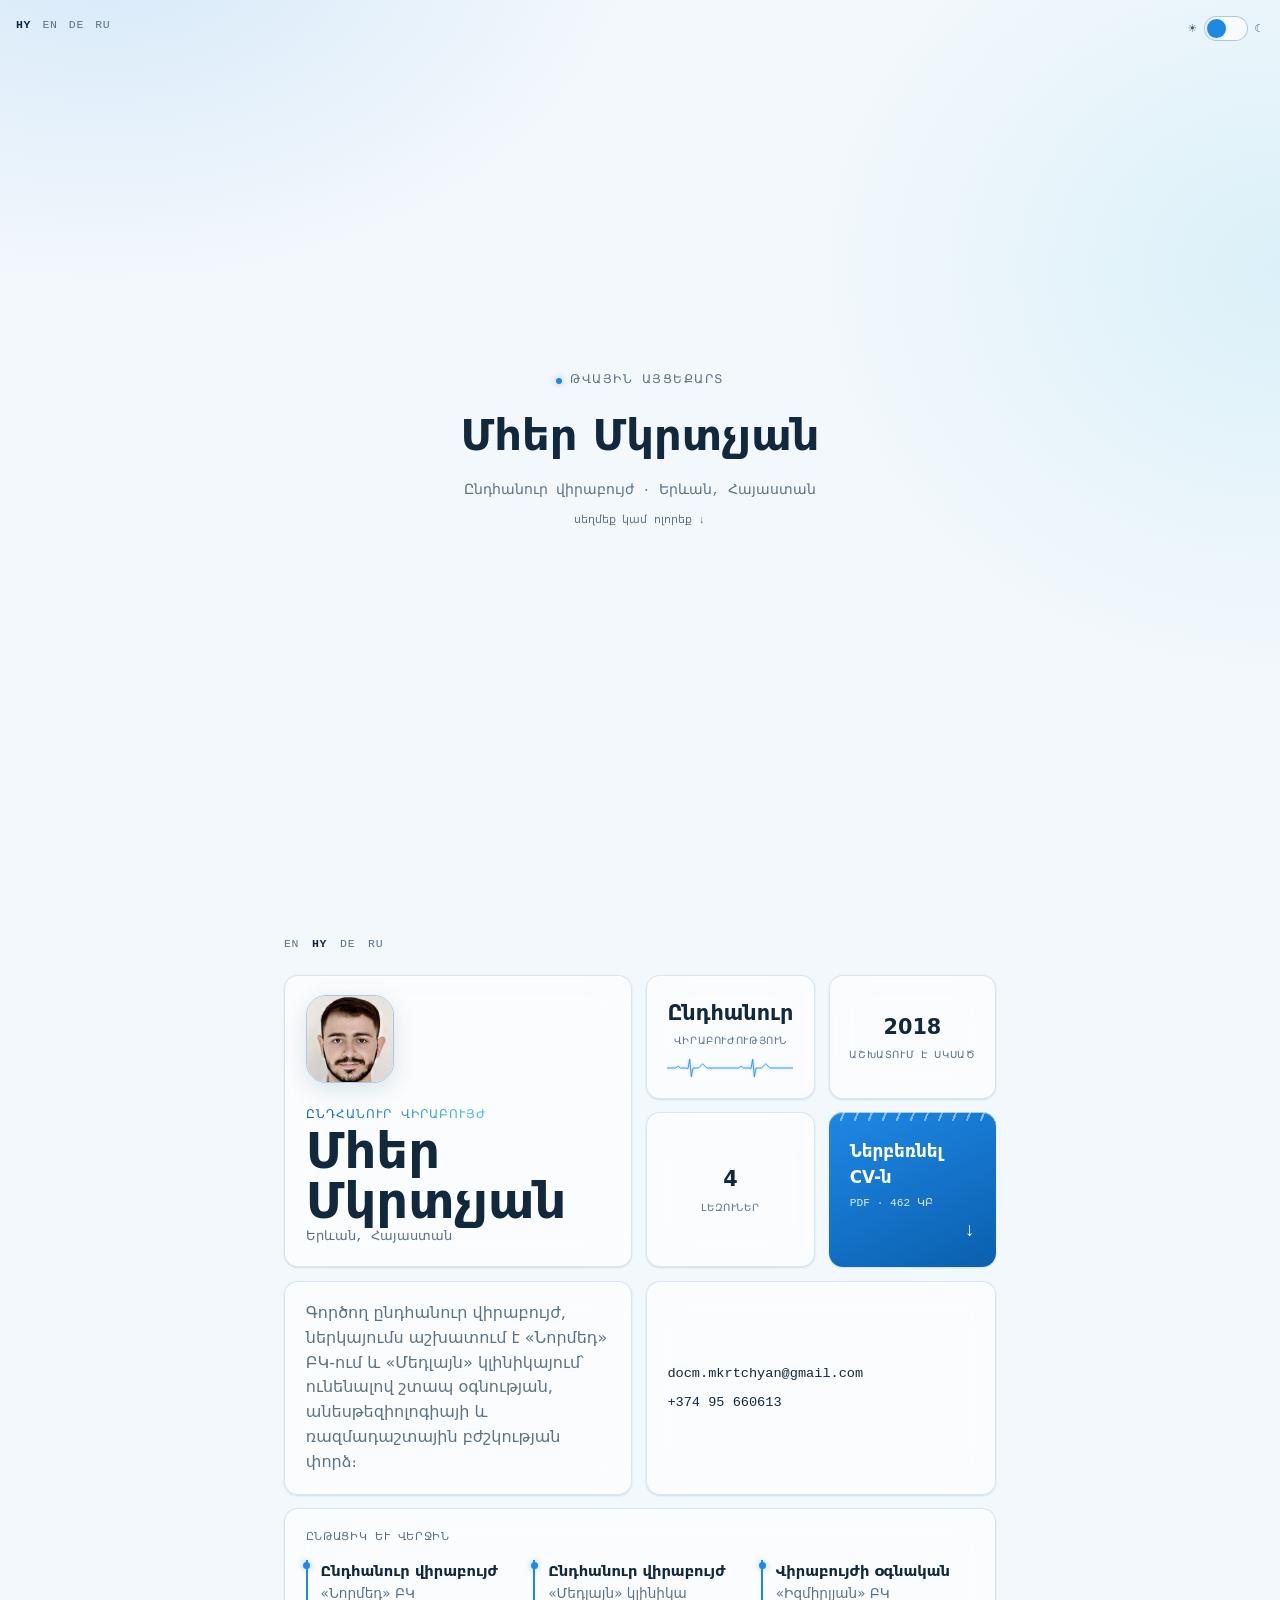
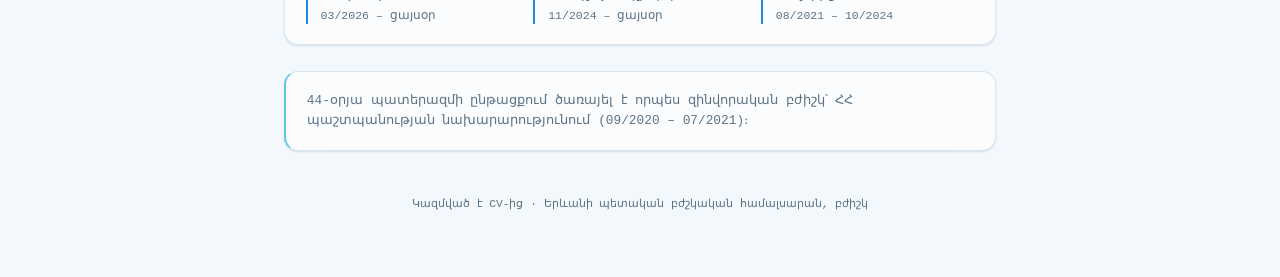
<file: index.html>
<!doctype html>
<html lang="hy">
<head>
<meta charset="UTF-8">
<meta name="viewport" content="width=device-width, initial-scale=1.0">
<meta http-equiv="Content-Security-Policy" content="default-src 'none'; script-src 'self'; style-src 'self' https://fonts.googleapis.com; font-src 'self' https://fonts.gstatic.com; img-src 'self' data:; base-uri 'none'; form-action 'none';">
<meta http-equiv="X-Content-Type-Options" content="nosniff">
<meta name="referrer" content="strict-origin-when-cross-origin">
<meta name="robots" content="noindex, nofollow">
<meta name="description" content="Մհեր Մկրտչյան, ընդհանուր վիրաբույժ, Երևան, Հայաստան — կոնտակտային տվյալներ և ինքնակենսագրական։">
<meta property="og:type" content="profile">
<meta property="og:title" content="Մհեր Մկրտչյան — Ընդհանուր վիրաբույժ">
<meta property="og:description" content="Ընդհանուր վիրաբույժ Երևանում։ Կոնտակտային տվյալներ և ինքնակենսագրական։">
<meta property="og:image" content="photo.png">
<meta name="twitter:card" content="summary">
<link rel="icon" type="image/svg+xml" href="data:image/svg+xml,%3Csvg xmlns='http://www.w3.org/2000/svg' viewBox='0 0 64 64'%3E%3Crect width='64' height='64' rx='14' fill='%231e88e5'/%3E%3Ctext x='32' y='45' font-family='system-ui,sans-serif' font-weight='700' font-size='34' fill='white' text-anchor='middle'%3EM%3C/text%3E%3C/svg%3E">
<title>Մհեր Մկրտչյան — Ընդհանուր վիրաբույժ</title>
<link rel="stylesheet" href="https://fonts.googleapis.com/css2?family=Bricolage+Grotesque:opsz,wght@12..96,400..800&family=Noto+Serif+Armenian:wght@500&family=Noto+Sans+Armenian:wght@400;500&display=swap">
<link rel="stylesheet" href="style.css">
</head>
<body>
<label class="theme-switch" title="Մուգ ռեժիմ">
  <input type="checkbox" id="theme-switch">
  <span class="theme-switch-track"><span class="theme-switch-thumb"></span></span>
</label>
<div class="intro-wrap">
  <nav class="intro-langbar" aria-label="Language">
    <span class="current">HY</span>
    <a href="en/">EN</a>
    <a href="de/">DE</a>
    <a href="ru/">RU</a>
  </nav>
  <a href="#card" class="intro-section">
    <div class="intro-content">
      <div class="intro-eyebrow"><span class="live-dot"></span>Թվային այցեքարտ</div>
      <div class="intro-name">Մհեր Մկրտչյան</div>
      <div class="intro-sub">Ընդհանուր վիրաբույժ · Երևան, Հայաստան</div>
      <div class="intro-hint">սեղմեք կամ ոլորեք ↓</div>
    </div>
  </a>
</div>
<main id="card">
  <nav class="langbar" aria-label="Language">
    <a href="en/#card">EN</a>
    <span class="current">HY</span>
    <a href="de/#card">DE</a>
    <a href="ru/#card">RU</a>
  </nav>

  <div class="bento">
    <div class="tile tile-hero">
      <img class="photo" src="photo.png" width="250" height="250" alt="Մհեր Մկրտչյան">
      <div>
        <div class="eyebrow">Ընդհանուր վիրաբույժ</div>
        <h1>Մհեր Մկրտչյան</h1>
        <div class="location">Երևան, Հայաստան</div>
      </div>
    </div>

    <div class="tile tile-vital">
      <div class="vital-value">Ընդհանուր</div>
      <div class="vital-label">Վիրաբուժություն</div>
      <div class="mini-ecg" aria-hidden="true">
        <svg viewBox="0 0 300 34" preserveAspectRatio="none">
          <g class="mini-ecg-track">
            <polyline class="mini-ecg-line" points="0,17 20,17 27,14 32,17 45,17 50,18 54,2 58,32 62,17 75,17 85,10 95,17 150,17 150,17 170,17 177,14 182,17 195,17 200,18 204,2 208,32 212,17 225,17 235,10 245,17 300,17 300,17 320,17 327,14 332,17 345,17 350,18 354,2 358,32 362,17 375,17 385,10 395,17 450,17 450,17 470,17 477,14 482,17 495,17 500,18 504,2 508,32 512,17 525,17 535,10 545,17 600,17" />
          </g>
        </svg>
      </div>
    </div>

    <div class="tile tile-vital v2 tile-flip" tabindex="0">
      <div class="flip-inner">
        <div class="flip-face flip-front">
          <div class="vital-value">2018</div>
          <div class="vital-label">Աշխատում է սկսած</div>
        </div>
        <div class="flip-face flip-back">
          <div class="vital-value">7+ տարի</div>
          <div class="vital-label">Կլինիկական փորձ</div>
        </div>
      </div>
    </div>

    <div class="tile tile-vital v3 tile-lang" tabindex="0">
      <div class="vital-value">4</div>
      <div class="vital-label">Լեզուներ</div>
      <div class="lang-detail" role="tooltip">
        <div class="lang-row"><span class="lang-name">Հայերեն</span><span class="lang-level">Մայրենի</span></div>
        <div class="lang-row"><span class="lang-name">Ռուսերեն</span><span class="lang-level">Վարժ</span></div>
        <div class="lang-row"><span class="lang-name">Անգլերեն</span><span class="lang-level">Վարժ</span></div>
        <div class="lang-row"><span class="lang-name">Գերմաներեն</span><span class="lang-level">B2</span></div>
      </div>
    </div>

    <a class="tile tile-cta" href="cv.pdf" download>
      <span class="cta-title">Ներբեռնել CV-ն</span>
      <span class="cta-meta">PDF · 462 ԿԲ</span>
      <span class="cta-arrow">↓</span>
    </a>

    <div class="tile tile-summary">
      <p class="summary">Գործող ընդհանուր վիրաբույժ, ներկայումս աշխատում է «Նորմեդ» ԲԿ-ում և «Մեդլայն» կլինիկայում՝ ունենալով շտապ օգնության, անեսթեզիոլոգիայի և ռազմադաշտային բժշկության փորձ։</p>
    </div>

    <div class="tile tile-contact">
      <a href="mailto:docm.mkrtchyan@gmail.com">docm.mkrtchyan@gmail.com</a>
      <a href="tel:+37495660613">+374 95 660613</a>
    </div>

    <div class="tile tile-timeline">
      <div class="timeline-title">Ընթացիկ և վերջին</div>
      <div class="timeline-row">
        <div class="entry">
          <div class="entry-role">Ընդհանուր վիրաբույժ</div>
          <div class="entry-org">«Նորմեդ» ԲԿ</div>
          <div class="entry-date">03/2026 – ցայսօր</div>
        </div>
        <div class="entry">
          <div class="entry-role">Ընդհանուր վիրաբույժ</div>
          <div class="entry-org">«Մեդլայն» կլինիկա</div>
          <div class="entry-date">11/2024 – ցայսօր</div>
        </div>
        <div class="entry">
          <div class="entry-role">Վիրաբույժի օգնական</div>
          <div class="entry-org">«Իզմիրլյան» ԲԿ</div>
          <div class="entry-date">08/2021 – 10/2024</div>
        </div>
      </div>
    </div>

    <p class="tile tile-note">44-օրյա պատերազմի ընթացքում ծառայել է որպես զինվորական բժիշկ՝ ՀՀ պաշտպանության նախարարությունում (09/2020 – 07/2021)։</p>
  </div>

  <footer>Կազմված է CV-ից · Երևանի պետական բժշկական համալսարան, բժիշկ</footer>
</main>
<a class="mobile-cta" href="cv.pdf" download>
  <span>Ներբեռնել CV-ն</span>
  <span class="mobile-cta-arrow">↓</span>
</a>
<script src="intro.js" defer></script>
</body>
</html>
</file>
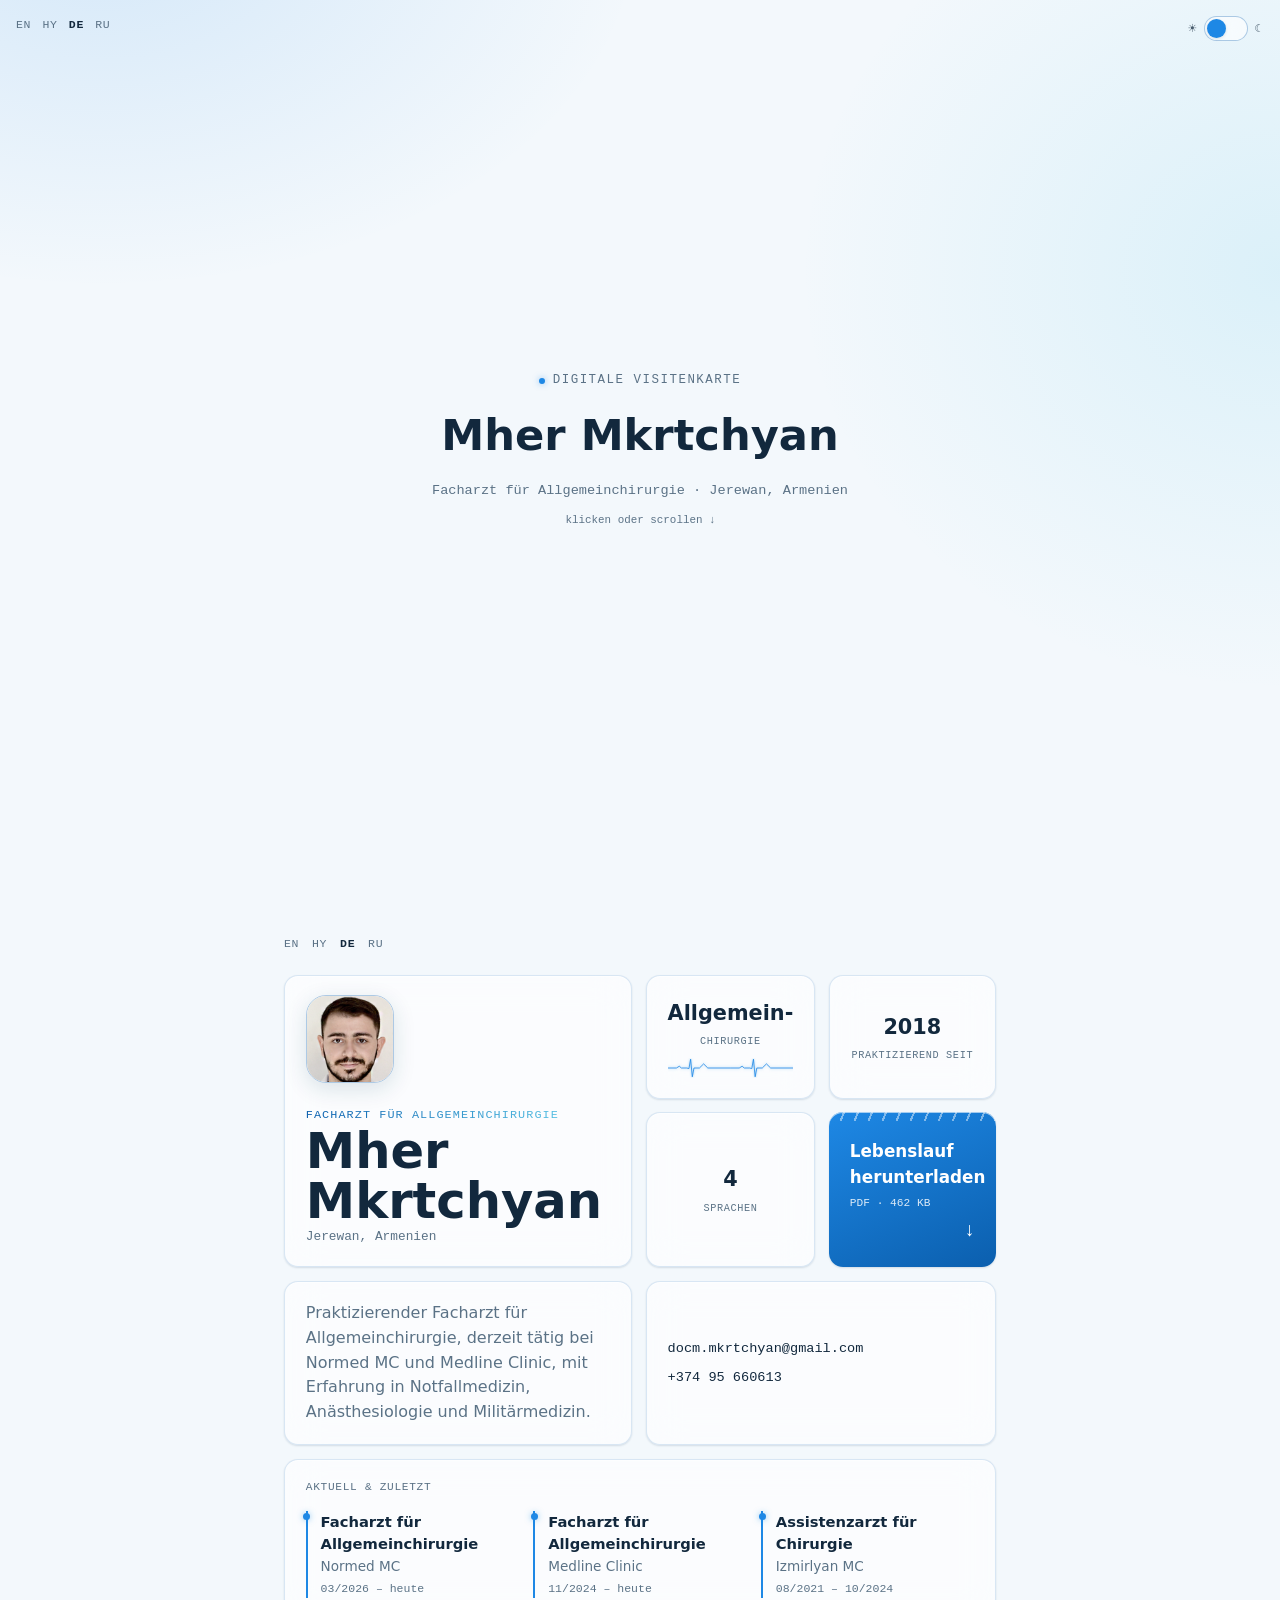
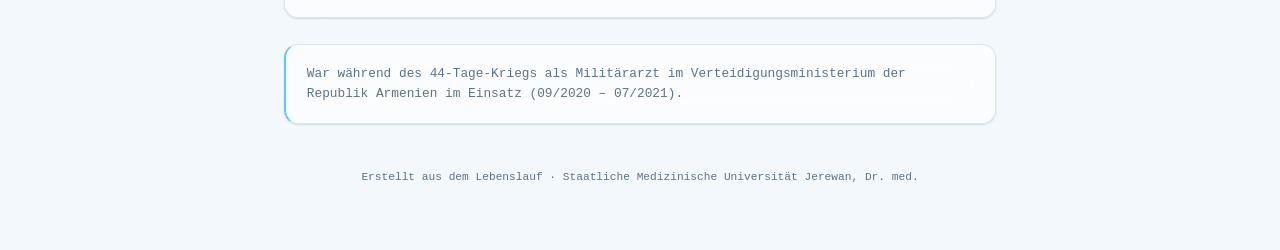
<file: de/index.html>
<!doctype html>
<html lang="de">
<head>
<meta charset="UTF-8">
<meta name="viewport" content="width=device-width, initial-scale=1.0">
<meta http-equiv="Content-Security-Policy" content="default-src 'none'; script-src 'self'; style-src 'self' https://fonts.googleapis.com; font-src 'self' https://fonts.gstatic.com; img-src 'self' data:; base-uri 'none'; form-action 'none';">
<meta http-equiv="X-Content-Type-Options" content="nosniff">
<meta name="referrer" content="strict-origin-when-cross-origin">
<meta name="robots" content="noindex, nofollow">
<meta name="description" content="Mher Mkrtchyan, Facharzt für Allgemeinchirurgie, Jerewan, Armenien — Kontaktdaten und Lebenslauf.">
<meta property="og:type" content="profile">
<meta property="og:title" content="Mher Mkrtchyan — Facharzt für Allgemeinchirurgie">
<meta property="og:description" content="Praktizierender Facharzt für Allgemeinchirurgie in Jerewan, Armenien. Kontaktkarte und Lebenslauf.">
<meta property="og:image" content="../photo.png">
<meta name="twitter:card" content="summary">
<link rel="icon" type="image/svg+xml" href="data:image/svg+xml,%3Csvg xmlns='http://www.w3.org/2000/svg' viewBox='0 0 64 64'%3E%3Crect width='64' height='64' rx='14' fill='%231e88e5'/%3E%3Ctext x='32' y='45' font-family='system-ui,sans-serif' font-weight='700' font-size='34' fill='white' text-anchor='middle'%3EM%3C/text%3E%3C/svg%3E">
<title>Mher Mkrtchyan — Facharzt für Allgemeinchirurgie</title>
<link rel="stylesheet" href="https://fonts.googleapis.com/css2?family=Bricolage+Grotesque:opsz,wght@12..96,400..800&family=Noto+Serif+Armenian:wght@500&family=Noto+Sans+Armenian:wght@400;500&display=swap">
<link rel="stylesheet" href="../style.css">
</head>
<body>
<label class="theme-switch" title="Dunkelmodus umschalten">
  <input type="checkbox" id="theme-switch">
  <span class="theme-switch-track"><span class="theme-switch-thumb"></span></span>
</label>
<div class="intro-wrap">
  <nav class="intro-langbar" aria-label="Language">
    <a href="../en/">EN</a>
    <a href="../">HY</a>
    <span class="current">DE</span>
    <a href="../ru/">RU</a>
  </nav>
  <a href="#card" class="intro-section">
    <div class="intro-content">
      <div class="intro-eyebrow"><span class="live-dot"></span>Digitale Visitenkarte</div>
      <div class="intro-name">Mher Mkrtchyan</div>
      <div class="intro-sub">Facharzt für Allgemeinchirurgie · Jerewan, Armenien</div>
      <div class="intro-hint">klicken oder scrollen ↓</div>
    </div>
  </a>
</div>
<main id="card">
  <nav class="langbar" aria-label="Language">
    <a href="../en/#card">EN</a>
    <a href="../#card">HY</a>
    <span class="current">DE</span>
    <a href="../ru/#card">RU</a>
  </nav>

  <div class="bento">
    <div class="tile tile-hero">
      <img class="photo" src="../photo.png" width="250" height="250" alt="Mher Mkrtchyan">
      <div>
        <div class="eyebrow">Facharzt für Allgemeinchirurgie</div>
        <h1>Mher Mkrtchyan</h1>
        <div class="location">Jerewan, Armenien</div>
      </div>
    </div>

    <div class="tile tile-vital">
      <div class="vital-value">Allgemein-</div>
      <div class="vital-label">chirurgie</div>
      <div class="mini-ecg" aria-hidden="true">
        <svg viewBox="0 0 300 34" preserveAspectRatio="none">
          <g class="mini-ecg-track">
            <polyline class="mini-ecg-line" points="0,17 20,17 27,14 32,17 45,17 50,18 54,2 58,32 62,17 75,17 85,10 95,17 150,17 150,17 170,17 177,14 182,17 195,17 200,18 204,2 208,32 212,17 225,17 235,10 245,17 300,17 300,17 320,17 327,14 332,17 345,17 350,18 354,2 358,32 362,17 375,17 385,10 395,17 450,17 450,17 470,17 477,14 482,17 495,17 500,18 504,2 508,32 512,17 525,17 535,10 545,17 600,17" />
          </g>
        </svg>
      </div>
    </div>

    <div class="tile tile-vital v2 tile-flip" tabindex="0">
      <div class="flip-inner">
        <div class="flip-face flip-front">
          <div class="vital-value">2018</div>
          <div class="vital-label">Praktizierend seit</div>
        </div>
        <div class="flip-face flip-back">
          <div class="vital-value">7+ Jahre</div>
          <div class="vital-label">Klinische Erfahrung</div>
        </div>
      </div>
    </div>

    <div class="tile tile-vital v3 tile-lang" tabindex="0">
      <div class="vital-value">4</div>
      <div class="vital-label">Sprachen</div>
      <div class="lang-detail" role="tooltip">
        <div class="lang-row"><span class="lang-name">Armenisch</span><span class="lang-level">Muttersprache</span></div>
        <div class="lang-row"><span class="lang-name">Russisch</span><span class="lang-level">Fließend</span></div>
        <div class="lang-row"><span class="lang-name">Englisch</span><span class="lang-level">Fließend</span></div>
        <div class="lang-row"><span class="lang-name">Deutsch</span><span class="lang-level">B2</span></div>
      </div>
    </div>

    <a class="tile tile-cta" href="../cv.pdf" download>
      <span class="cta-title">Lebenslauf herunterladen</span>
      <span class="cta-meta">PDF · 462 KB</span>
      <span class="cta-arrow">↓</span>
    </a>

    <div class="tile tile-summary">
      <p class="summary">Praktizierender Facharzt für Allgemeinchirurgie, derzeit tätig bei Normed MC und Medline Clinic, mit Erfahrung in Notfallmedizin, Anästhesiologie und Militärmedizin.</p>
    </div>

    <div class="tile tile-contact">
      <a href="mailto:docm.mkrtchyan@gmail.com">docm.mkrtchyan@gmail.com</a>
      <a href="tel:+37495660613">+374 95 660613</a>
    </div>

    <div class="tile tile-timeline">
      <div class="timeline-title">Aktuell &amp; zuletzt</div>
      <div class="timeline-row">
        <div class="entry">
          <div class="entry-role">Facharzt für Allgemeinchirurgie</div>
          <div class="entry-org">Normed MC</div>
          <div class="entry-date">03/2026 – heute</div>
        </div>
        <div class="entry">
          <div class="entry-role">Facharzt für Allgemeinchirurgie</div>
          <div class="entry-org">Medline Clinic</div>
          <div class="entry-date">11/2024 – heute</div>
        </div>
        <div class="entry">
          <div class="entry-role">Assistenzarzt für Chirurgie</div>
          <div class="entry-org">Izmirlyan MC</div>
          <div class="entry-date">08/2021 – 10/2024</div>
        </div>
      </div>
    </div>

    <p class="tile tile-note">War während des 44-Tage-Kriegs als Militärarzt im Verteidigungsministerium der Republik Armenien im Einsatz (09/2020 – 07/2021).</p>
  </div>

  <footer>Erstellt aus dem Lebenslauf · Staatliche Medizinische Universität Jerewan, Dr. med.</footer>
</main>
<a class="mobile-cta" href="../cv.pdf" download>
  <span>Lebenslauf herunterladen</span>
  <span class="mobile-cta-arrow">↓</span>
</a>
<script src="../intro.js" defer></script>
</body>
</html>
</file>
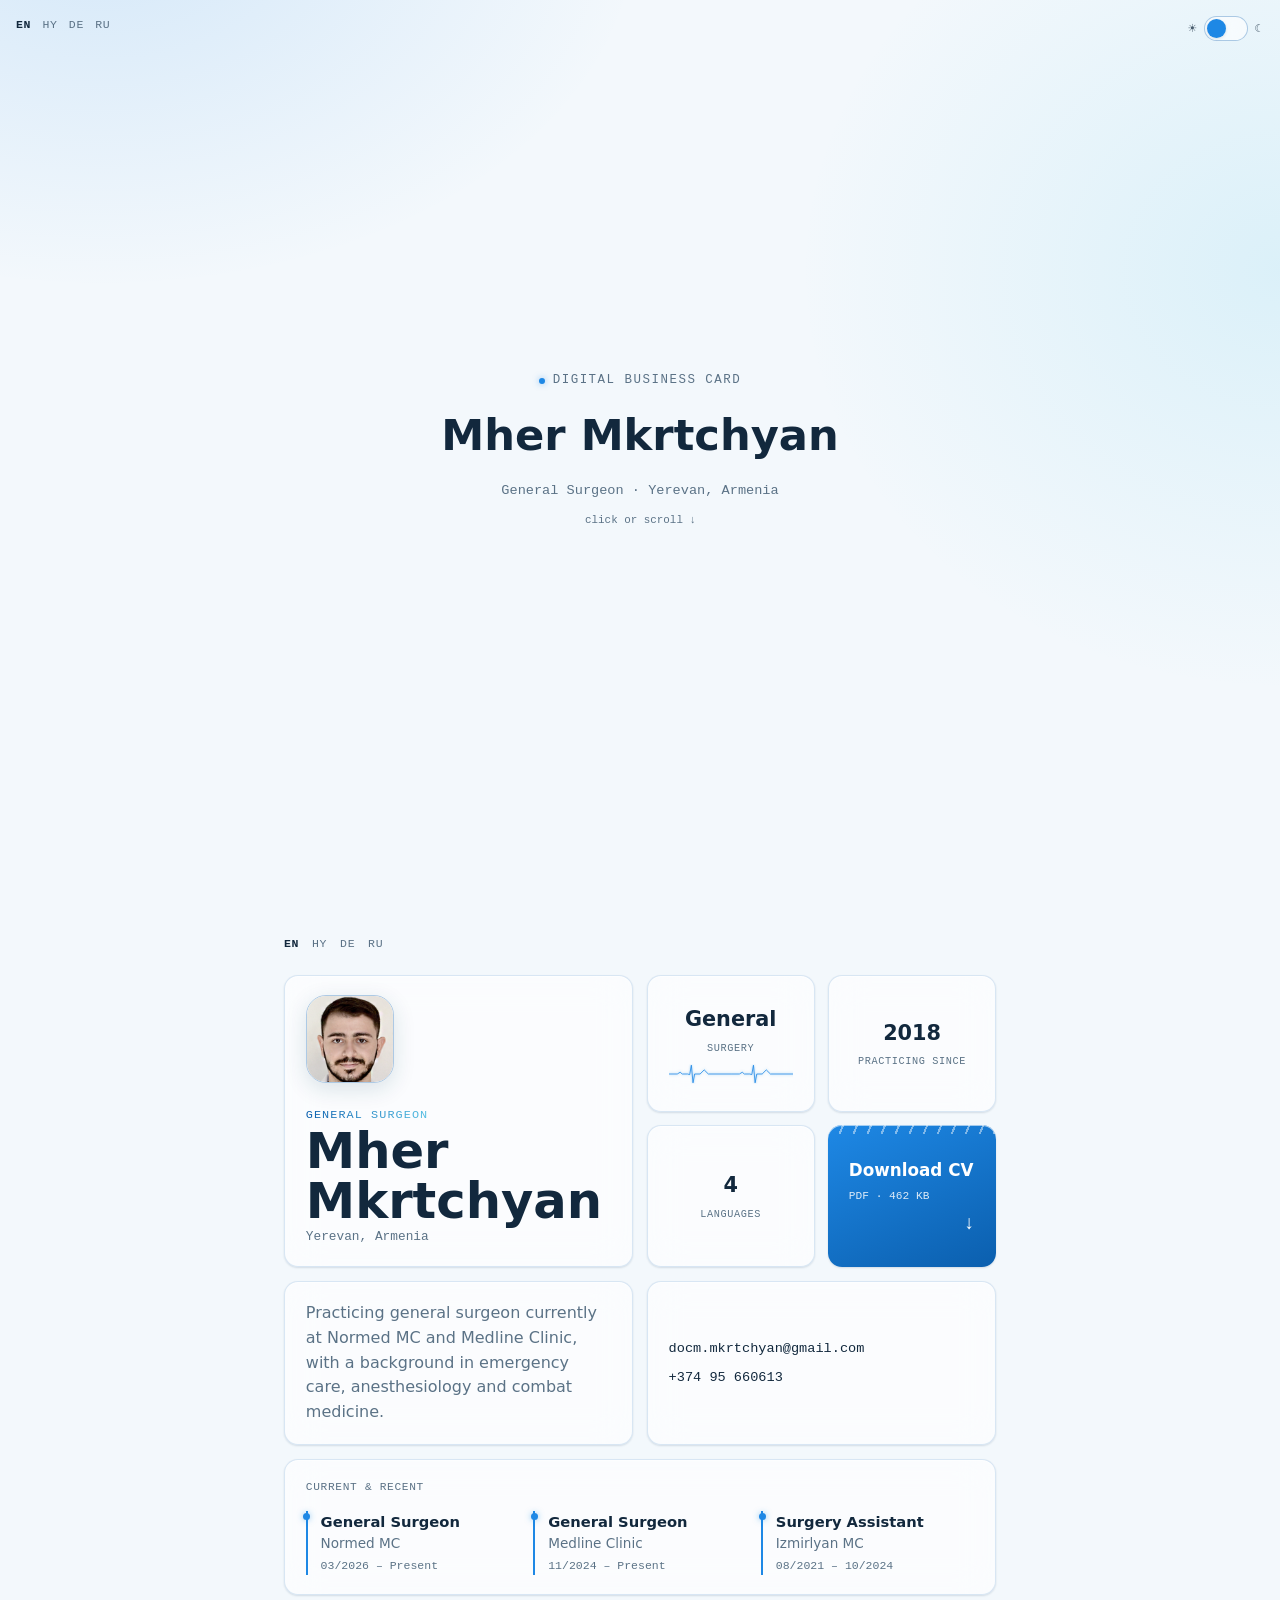
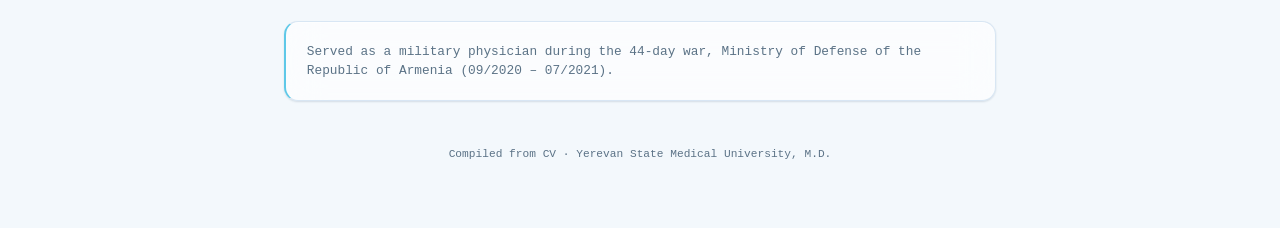
<file: en/index.html>
<!doctype html>
<html lang="en">
<head>
<meta charset="UTF-8">
<meta name="viewport" content="width=device-width, initial-scale=1.0">
<meta http-equiv="Content-Security-Policy" content="default-src 'none'; script-src 'self'; style-src 'self' https://fonts.googleapis.com; font-src 'self' https://fonts.gstatic.com; img-src 'self' data:; base-uri 'none'; form-action 'none';">
<meta http-equiv="X-Content-Type-Options" content="nosniff">
<meta name="referrer" content="strict-origin-when-cross-origin">
<meta name="robots" content="noindex, nofollow">
<meta name="description" content="Contact card and CV for Mher Mkrtchyan, General Surgeon, Yerevan, Armenia.">
<meta property="og:type" content="profile">
<meta property="og:title" content="Mher Mkrtchyan — General Surgeon">
<meta property="og:description" content="Practicing general surgeon in Yerevan, Armenia. Contact card and CV.">
<meta property="og:image" content="../photo.png">
<meta name="twitter:card" content="summary">
<link rel="icon" type="image/svg+xml" href="data:image/svg+xml,%3Csvg xmlns='http://www.w3.org/2000/svg' viewBox='0 0 64 64'%3E%3Crect width='64' height='64' rx='14' fill='%231e88e5'/%3E%3Ctext x='32' y='45' font-family='system-ui,sans-serif' font-weight='700' font-size='34' fill='white' text-anchor='middle'%3EM%3C/text%3E%3C/svg%3E">
<title>Mher Mkrtchyan — General Surgeon</title>
<link rel="stylesheet" href="https://fonts.googleapis.com/css2?family=Bricolage+Grotesque:opsz,wght@12..96,400..800&family=Noto+Serif+Armenian:wght@500&family=Noto+Sans+Armenian:wght@400;500&display=swap">
<link rel="stylesheet" href="../style.css">
</head>
<body>
<label class="theme-switch" title="Toggle dark mode">
  <input type="checkbox" id="theme-switch">
  <span class="theme-switch-track"><span class="theme-switch-thumb"></span></span>
</label>
<div class="intro-wrap">
  <nav class="intro-langbar" aria-label="Language">
    <span class="current">EN</span>
    <a href="../">HY</a>
    <a href="../de/">DE</a>
    <a href="../ru/">RU</a>
  </nav>
  <a href="#card" class="intro-section">
    <div class="intro-content">
      <div class="intro-eyebrow"><span class="live-dot"></span>Digital Business Card</div>
      <div class="intro-name">Mher Mkrtchyan</div>
      <div class="intro-sub">General Surgeon · Yerevan, Armenia</div>
      <div class="intro-hint">click or scroll ↓</div>
    </div>
  </a>
</div>
<main id="card">
  <nav class="langbar" aria-label="Language">
    <span class="current">EN</span>
    <a href="../#card">HY</a>
    <a href="../de/#card">DE</a>
    <a href="../ru/#card">RU</a>
  </nav>

  <div class="bento">
    <div class="tile tile-hero">
      <img class="photo" src="../photo.png" width="250" height="250" alt="Mher Mkrtchyan">
      <div>
        <div class="eyebrow">General Surgeon</div>
        <h1>Mher Mkrtchyan</h1>
        <div class="location">Yerevan, Armenia</div>
      </div>
    </div>

    <div class="tile tile-vital">
      <div class="vital-value">General</div>
      <div class="vital-label">Surgery</div>
      <div class="mini-ecg" aria-hidden="true">
        <svg viewBox="0 0 300 34" preserveAspectRatio="none">
          <g class="mini-ecg-track">
            <polyline class="mini-ecg-line" points="0,17 20,17 27,14 32,17 45,17 50,18 54,2 58,32 62,17 75,17 85,10 95,17 150,17 150,17 170,17 177,14 182,17 195,17 200,18 204,2 208,32 212,17 225,17 235,10 245,17 300,17 300,17 320,17 327,14 332,17 345,17 350,18 354,2 358,32 362,17 375,17 385,10 395,17 450,17 450,17 470,17 477,14 482,17 495,17 500,18 504,2 508,32 512,17 525,17 535,10 545,17 600,17" />
          </g>
        </svg>
      </div>
    </div>

    <div class="tile tile-vital v2 tile-flip" tabindex="0">
      <div class="flip-inner">
        <div class="flip-face flip-front">
          <div class="vital-value">2018</div>
          <div class="vital-label">Practicing since</div>
        </div>
        <div class="flip-face flip-back">
          <div class="vital-value">7+ yrs</div>
          <div class="vital-label">Clinical experience</div>
        </div>
      </div>
    </div>

    <div class="tile tile-vital v3 tile-lang" tabindex="0">
      <div class="vital-value">4</div>
      <div class="vital-label">Languages</div>
      <div class="lang-detail" role="tooltip">
        <div class="lang-row"><span class="lang-name">Armenian</span><span class="lang-level">Native</span></div>
        <div class="lang-row"><span class="lang-name">Russian</span><span class="lang-level">Fluent</span></div>
        <div class="lang-row"><span class="lang-name">English</span><span class="lang-level">Fluent</span></div>
        <div class="lang-row"><span class="lang-name">German</span><span class="lang-level">B2</span></div>
      </div>
    </div>

    <a class="tile tile-cta" href="../cv.pdf" download>
      <span class="cta-title">Download CV</span>
      <span class="cta-meta">PDF · 462 KB</span>
      <span class="cta-arrow">↓</span>
    </a>

    <div class="tile tile-summary">
      <p class="summary">Practicing general surgeon currently at Normed MC and Medline Clinic, with a background in emergency care, anesthesiology and combat medicine.</p>
    </div>

    <div class="tile tile-contact">
      <a href="mailto:docm.mkrtchyan@gmail.com">docm.mkrtchyan@gmail.com</a>
      <a href="tel:+37495660613">+374 95 660613</a>
    </div>

    <div class="tile tile-timeline">
      <div class="timeline-title">Current &amp; recent</div>
      <div class="timeline-row">
        <div class="entry">
          <div class="entry-role">General Surgeon</div>
          <div class="entry-org">Normed MC</div>
          <div class="entry-date">03/2026 – Present</div>
        </div>
        <div class="entry">
          <div class="entry-role">General Surgeon</div>
          <div class="entry-org">Medline Clinic</div>
          <div class="entry-date">11/2024 – Present</div>
        </div>
        <div class="entry">
          <div class="entry-role">Surgery Assistant</div>
          <div class="entry-org">Izmirlyan MC</div>
          <div class="entry-date">08/2021 – 10/2024</div>
        </div>
      </div>
    </div>

    <p class="tile tile-note">Served as a military physician during the 44-day war, Ministry of Defense of the Republic of Armenia (09/2020 – 07/2021).</p>
  </div>

  <footer>Compiled from CV · Yerevan State Medical University, M.D.</footer>
</main>
<a class="mobile-cta" href="../cv.pdf" download>
  <span>Download CV</span>
  <span class="mobile-cta-arrow">↓</span>
</a>
<script src="../intro.js" defer></script>
</body>
</html>
</file>
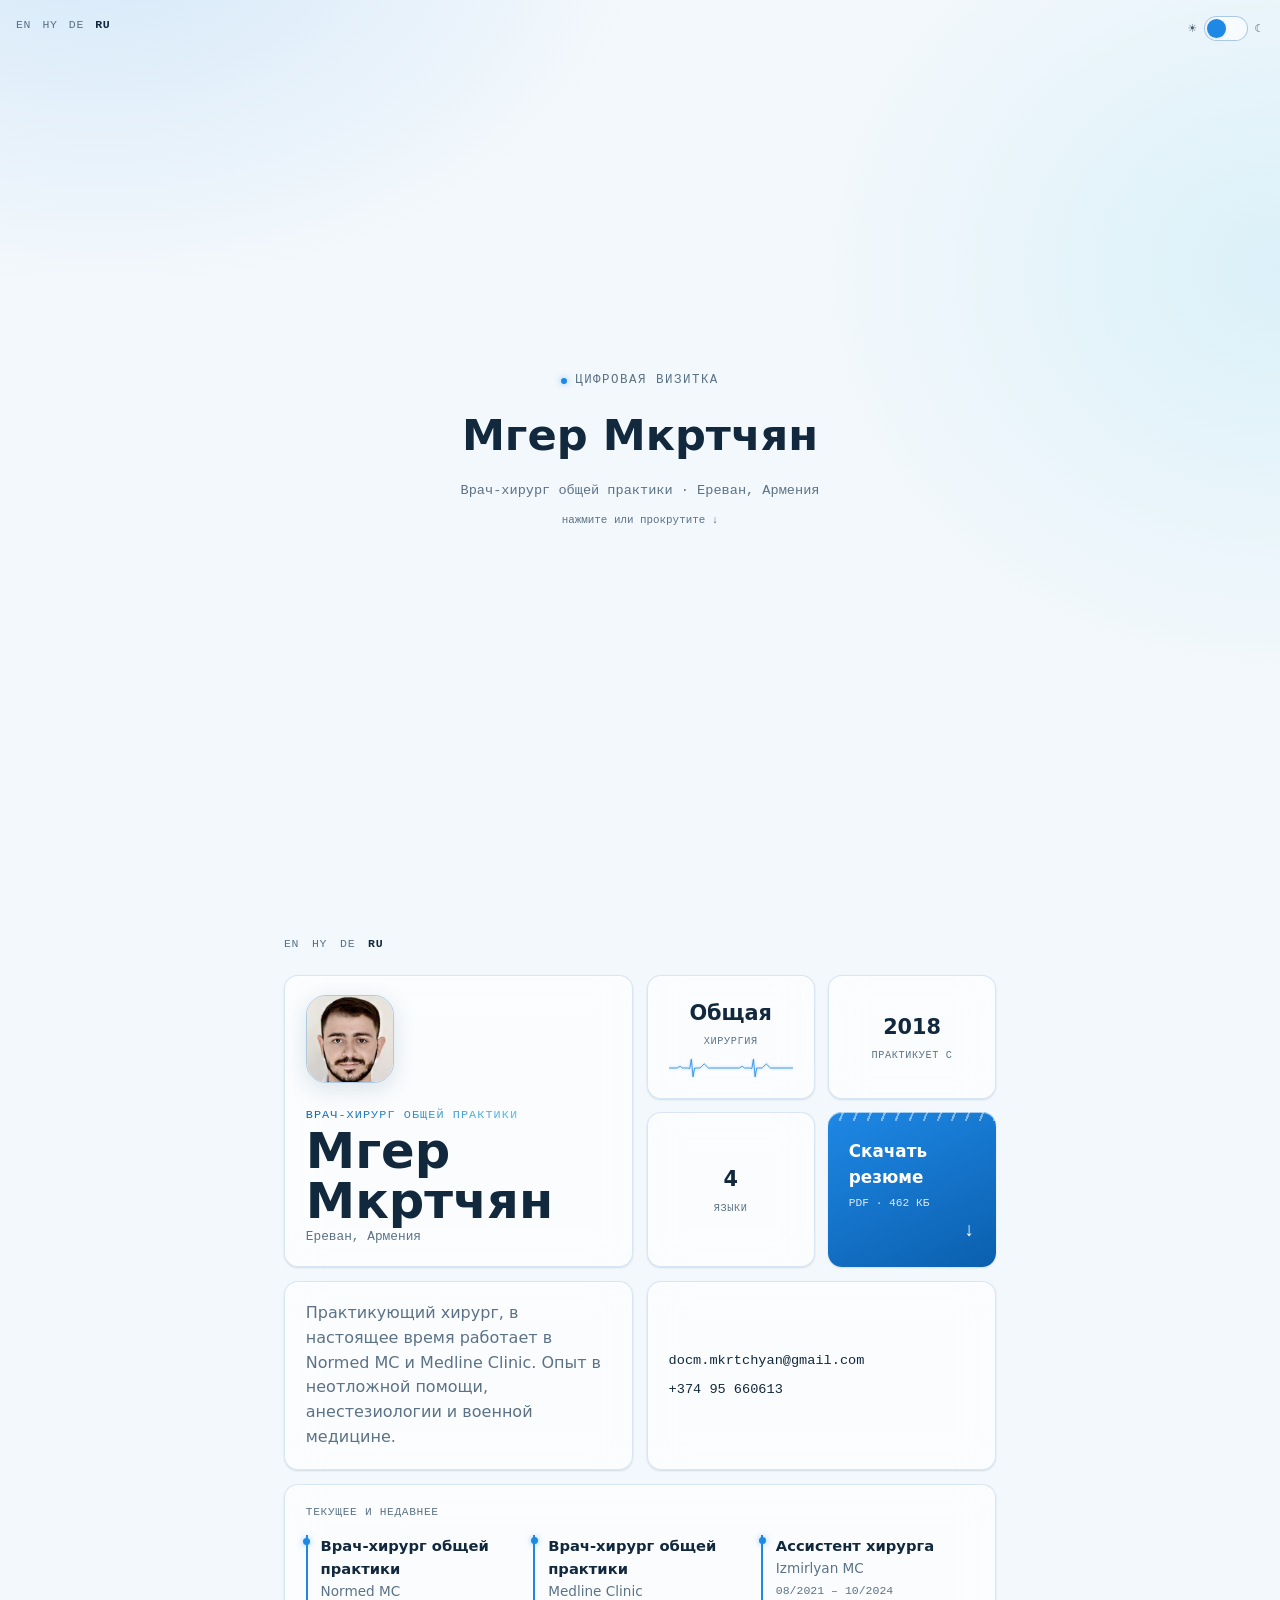
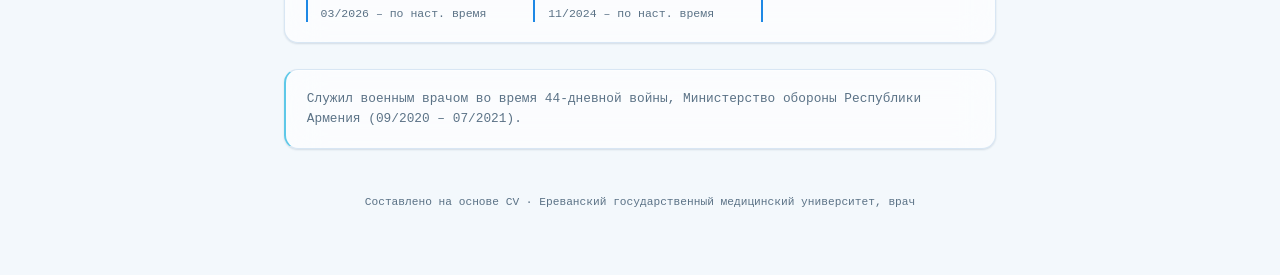
<file: ru/index.html>
<!doctype html>
<html lang="ru">
<head>
<meta charset="UTF-8">
<meta name="viewport" content="width=device-width, initial-scale=1.0">
<meta http-equiv="Content-Security-Policy" content="default-src 'none'; script-src 'self'; style-src 'self' https://fonts.googleapis.com; font-src 'self' https://fonts.gstatic.com; img-src 'self' data:; base-uri 'none'; form-action 'none';">
<meta http-equiv="X-Content-Type-Options" content="nosniff">
<meta name="referrer" content="strict-origin-when-cross-origin">
<meta name="robots" content="noindex, nofollow">
<meta name="description" content="Мгер Мкртчян, врач-хирург общей практики, Ереван, Армения — контакты и резюме.">
<meta property="og:type" content="profile">
<meta property="og:title" content="Мгер Мкртчян — Врач-хирург общей практики">
<meta property="og:description" content="Практикующий хирург в Ереване, Армения. Контакты и резюме.">
<meta property="og:image" content="../photo.png">
<meta name="twitter:card" content="summary">
<link rel="icon" type="image/svg+xml" href="data:image/svg+xml,%3Csvg xmlns='http://www.w3.org/2000/svg' viewBox='0 0 64 64'%3E%3Crect width='64' height='64' rx='14' fill='%231e88e5'/%3E%3Ctext x='32' y='45' font-family='system-ui,sans-serif' font-weight='700' font-size='34' fill='white' text-anchor='middle'%3EM%3C/text%3E%3C/svg%3E">
<title>Мгер Мкртчян — Врач-хирург общей практики</title>
<link rel="stylesheet" href="https://fonts.googleapis.com/css2?family=Bricolage+Grotesque:opsz,wght@12..96,400..800&family=Noto+Serif+Armenian:wght@500&family=Noto+Sans+Armenian:wght@400;500&display=swap">
<link rel="stylesheet" href="../style.css">
</head>
<body>
<label class="theme-switch" title="Переключить тёмную тему">
  <input type="checkbox" id="theme-switch">
  <span class="theme-switch-track"><span class="theme-switch-thumb"></span></span>
</label>
<div class="intro-wrap">
  <nav class="intro-langbar" aria-label="Language">
    <a href="../en/">EN</a>
    <a href="../">HY</a>
    <a href="../de/">DE</a>
    <span class="current">RU</span>
  </nav>
  <a href="#card" class="intro-section">
    <div class="intro-content">
      <div class="intro-eyebrow"><span class="live-dot"></span>Цифровая визитка</div>
      <div class="intro-name">Мгер Мкртчян</div>
      <div class="intro-sub">Врач-хирург общей практики · Ереван, Армения</div>
      <div class="intro-hint">нажмите или прокрутите ↓</div>
    </div>
  </a>
</div>
<main id="card">
  <nav class="langbar" aria-label="Language">
    <a href="../en/#card">EN</a>
    <a href="../#card">HY</a>
    <a href="../de/#card">DE</a>
    <span class="current">RU</span>
  </nav>

  <div class="bento">
    <div class="tile tile-hero">
      <img class="photo" src="../photo.png" width="250" height="250" alt="Мгер Мкртчян">
      <div>
        <div class="eyebrow">Врач-хирург общей практики</div>
        <h1>Мгер Мкртчян</h1>
        <div class="location">Ереван, Армения</div>
      </div>
    </div>

    <div class="tile tile-vital">
      <div class="vital-value">Общая</div>
      <div class="vital-label">хирургия</div>
      <div class="mini-ecg" aria-hidden="true">
        <svg viewBox="0 0 300 34" preserveAspectRatio="none">
          <g class="mini-ecg-track">
            <polyline class="mini-ecg-line" points="0,17 20,17 27,14 32,17 45,17 50,18 54,2 58,32 62,17 75,17 85,10 95,17 150,17 150,17 170,17 177,14 182,17 195,17 200,18 204,2 208,32 212,17 225,17 235,10 245,17 300,17 300,17 320,17 327,14 332,17 345,17 350,18 354,2 358,32 362,17 375,17 385,10 395,17 450,17 450,17 470,17 477,14 482,17 495,17 500,18 504,2 508,32 512,17 525,17 535,10 545,17 600,17" />
          </g>
        </svg>
      </div>
    </div>

    <div class="tile tile-vital v2 tile-flip" tabindex="0">
      <div class="flip-inner">
        <div class="flip-face flip-front">
          <div class="vital-value">2018</div>
          <div class="vital-label">Практикует с</div>
        </div>
        <div class="flip-face flip-back">
          <div class="vital-value">7+ лет</div>
          <div class="vital-label">Клинический опыт</div>
        </div>
      </div>
    </div>

    <div class="tile tile-vital v3 tile-lang" tabindex="0">
      <div class="vital-value">4</div>
      <div class="vital-label">Языки</div>
      <div class="lang-detail" role="tooltip">
        <div class="lang-row"><span class="lang-name">Армянский</span><span class="lang-level">Родной</span></div>
        <div class="lang-row"><span class="lang-name">Русский</span><span class="lang-level">Свободно</span></div>
        <div class="lang-row"><span class="lang-name">Английский</span><span class="lang-level">Свободно</span></div>
        <div class="lang-row"><span class="lang-name">Немецкий</span><span class="lang-level">B2</span></div>
      </div>
    </div>

    <a class="tile tile-cta" href="../cv.pdf" download>
      <span class="cta-title">Скачать резюме</span>
      <span class="cta-meta">PDF · 462 КБ</span>
      <span class="cta-arrow">↓</span>
    </a>

    <div class="tile tile-summary">
      <p class="summary">Практикующий хирург, в настоящее время работает в Normed MC и Medline Clinic. Опыт в неотложной помощи, анестезиологии и военной медицине.</p>
    </div>

    <div class="tile tile-contact">
      <a href="mailto:docm.mkrtchyan@gmail.com">docm.mkrtchyan@gmail.com</a>
      <a href="tel:+37495660613">+374 95 660613</a>
    </div>

    <div class="tile tile-timeline">
      <div class="timeline-title">Текущее и недавнее</div>
      <div class="timeline-row">
        <div class="entry">
          <div class="entry-role">Врач-хирург общей практики</div>
          <div class="entry-org">Normed MC</div>
          <div class="entry-date">03/2026 – по наст. время</div>
        </div>
        <div class="entry">
          <div class="entry-role">Врач-хирург общей практики</div>
          <div class="entry-org">Medline Clinic</div>
          <div class="entry-date">11/2024 – по наст. время</div>
        </div>
        <div class="entry">
          <div class="entry-role">Ассистент хирурга</div>
          <div class="entry-org">Izmirlyan MC</div>
          <div class="entry-date">08/2021 – 10/2024</div>
        </div>
      </div>
    </div>

    <p class="tile tile-note">Служил военным врачом во время 44-дневной войны, Министерство обороны Республики Армения (09/2020 – 07/2021).</p>
  </div>

  <footer>Составлено на основе CV · Ереванский государственный медицинский университет, врач</footer>
</main>
<a class="mobile-cta" href="../cv.pdf" download>
  <span>Скачать резюме</span>
  <span class="mobile-cta-arrow">↓</span>
</a>
<script src="../intro.js" defer></script>
</body>
</html>
</file>
<file: style.css>
:root {
  /* light (default) */
  --bg: #f3f8fc;
  --ink: #12283d;
  --muted: #5b7286;
  --glass: rgba(255,255,255,0.62);
  --glass-hover: rgba(255,255,255,0.85);
  --glass-border: rgba(11,95,174,0.14);
  --glass-border-hover: rgba(11,95,174,0.32);
  --accent: #1e88e5;
  --accent-deep: #0b5fae;
  --accent-text: #0b5fae;
  --accent-2: #5ec8e8;
  --accent-ink: #ffffff;
  --shadow: rgba(15,55,90,0.14);
  --glow-accent: rgba(30,136,229,.5);
  --cta-glow: rgba(11,95,174,.35);
  --popover-bg: rgba(255,255,255,0.96);
  --noise-blend: multiply;
  --noise-opacity: 0.035;
  --glow-1: rgba(30,136,229,0.14);
  --glow-2: rgba(94,200,232,0.16);
  --thumb-x: 0px;
  --font-display: "Bricolage Grotesque", "Noto Serif Armenian", ui-sans-serif, system-ui, sans-serif;
  --font-body: -apple-system, "Segoe UI", system-ui, "Noto Sans Armenian", sans-serif;
  --font-mono: ui-monospace, "SF Mono", "Cascadia Code", Menlo, Consolas, "Noto Sans Armenian", monospace;
}

/* auto dark, follows the device/OS theme -- kept soft, never near-black */
@media (prefers-color-scheme: dark) {
  :root {
    --bg: #1b2530;
    --ink: #e9f1f8;
    --muted: #93a7ba;
    --glass: rgba(255,255,255,0.055);
    --glass-hover: rgba(255,255,255,0.10);
    --glass-border: rgba(255,255,255,0.10);
    --glass-border-hover: rgba(255,255,255,0.22);
    --accent: #4fa8ea;
    --accent-deep: #1f6fb8;
    --accent-text: #8cc7f0;
    --accent-2: #6fd4ee;
    --accent-ink: #ffffff;
    --shadow: rgba(0,0,0,0.35);
    --glow-accent: rgba(79,168,234,.55);
    --cta-glow: rgba(79,168,234,.4);
    --popover-bg: rgba(30,40,52,0.96);
    --noise-blend: overlay;
    --noise-opacity: 0.05;
    --glow-1: rgba(79,168,234,0.16);
    --glow-2: rgba(111,212,238,0.12);
    --thumb-x: 19px;
  }
}

/* manual override, zero JavaScript (:has() + checkbox) -- a real two-way
   toggle: checked forces dark when the system is light, and forces light
   back when the system is already dark */
body:has(#theme-switch:checked) {
  --bg: #1b2530;
  --ink: #e9f1f8;
  --muted: #93a7ba;
  --glass: rgba(255,255,255,0.055);
  --glass-hover: rgba(255,255,255,0.10);
  --glass-border: rgba(255,255,255,0.10);
  --glass-border-hover: rgba(255,255,255,0.22);
  --accent: #4fa8ea;
  --accent-deep: #1f6fb8;
  --accent-text: #8cc7f0;
  --accent-2: #6fd4ee;
  --accent-ink: #ffffff;
  --shadow: rgba(0,0,0,0.35);
  --glow-accent: rgba(79,168,234,.55);
  --cta-glow: rgba(79,168,234,.4);
  --popover-bg: rgba(30,40,52,0.96);
  --noise-blend: overlay;
  --noise-opacity: 0.05;
  --glow-1: rgba(79,168,234,0.16);
  --glow-2: rgba(111,212,238,0.12);
  --thumb-x: 19px;
}
@media (prefers-color-scheme: dark) {
  body:has(#theme-switch:checked) {
    --bg: #f3f8fc;
    --ink: #12283d;
    --muted: #5b7286;
    --glass: rgba(255,255,255,0.62);
    --glass-hover: rgba(255,255,255,0.85);
    --glass-border: rgba(11,95,174,0.14);
    --glass-border-hover: rgba(11,95,174,0.32);
    --accent: #1e88e5;
    --accent-deep: #0b5fae;
    --accent-text: #0b5fae;
    --accent-2: #5ec8e8;
    --accent-ink: #ffffff;
    --shadow: rgba(15,55,90,0.14);
    --glow-accent: rgba(30,136,229,.5);
    --cta-glow: rgba(11,95,174,.35);
    --popover-bg: rgba(255,255,255,0.96);
    --noise-blend: multiply;
    --noise-opacity: 0.035;
    --glow-1: rgba(30,136,229,0.14);
    --glow-2: rgba(94,200,232,0.16);
    --thumb-x: 0px;
  }
}

* { box-sizing: border-box; }
html, body { margin: 0; background: var(--bg); color: var(--ink); }
body {
  font-family: var(--font-body); line-height: 1.55; min-height: 100vh;
  display: flex; flex-direction: column; align-items: center;
  position: relative;
  background-image:
    radial-gradient(ellipse 900px 600px at 8% -8%, var(--glow-1), transparent 60%),
    radial-gradient(ellipse 800px 700px at 100% 30%, var(--glow-2), transparent 60%);
  background-attachment: fixed;
  transition: background-color .25s ease;
}
body::before {
  content: "";
  position: fixed; inset: 0; pointer-events: none; z-index: 0;
  opacity: var(--noise-opacity); mix-blend-mode: var(--noise-blend);
  background-image: url("data:image/svg+xml,%3Csvg xmlns='http://www.w3.org/2000/svg' width='120' height='120'%3E%3Cfilter id='n'%3E%3CfeTurbulence type='fractalNoise' baseFrequency='0.9' numOctaves='2' stitchTiles='stitch'/%3E%3C/filter%3E%3Crect width='100%25' height='100%25' filter='url(%23n)'/%3E%3C/svg%3E");
}
main { width: 100%; max-width: 760px; padding: 2.2rem 1.5rem 3rem; display: flex; flex-direction: column; gap: 1.4rem; position: relative; z-index: 1; }

.langbar, .variantbar {
  display: flex; flex-wrap: wrap; gap: .8rem; font-family: var(--font-mono); font-size: .72rem;
  letter-spacing: .06em; text-transform: uppercase; color: var(--muted);
}
.langbar a, .variantbar a { color: var(--muted); text-decoration: none; }
.langbar a:hover, .variantbar a:hover { color: var(--accent-deep); }
.langbar .current, .variantbar .current { color: var(--ink); font-weight: 600; }

/* language switcher reachable straight from the splash, without dismissing
   it first -- positioned within the splash itself (not viewport-fixed), so
   it scrolls away together with it instead of lingering as a duplicate
   once the card's own langbar is in view */
.intro-langbar {
  position: absolute; top: 1rem; left: 1rem; z-index: 2;
  display: flex; gap: .7rem;
  font-family: var(--font-mono); font-size: .72rem; letter-spacing: .06em; text-transform: uppercase; color: var(--muted);
}
.intro-langbar a { color: var(--muted); text-decoration: none; }
.intro-langbar a:hover, .intro-langbar a:focus-visible { color: var(--accent-deep); }
.intro-langbar .current { color: var(--ink); font-weight: 600; }

/* ---- theme switch (pure CSS, no JS) ---- */
.theme-switch {
  position: fixed; top: 1rem; right: 1rem; z-index: 1000; cursor: pointer;
  display: flex; align-items: center; gap: .4rem;
}
.theme-switch input {
  position: absolute; width: 1px; height: 1px; padding: 0; margin: -1px;
  overflow: hidden; clip: rect(0,0,0,0); white-space: nowrap; border: 0;
}
/* icons live outside the track so the sliding thumb never covers them */
.theme-switch::before, .theme-switch::after {
  font-size: 11px; line-height: 1; opacity: .75; color: var(--ink);
}
.theme-switch::before { content: "☀"; }
.theme-switch::after { content: "☾"; }
.theme-switch-track {
  display: block; width: 44px; height: 25px; border-radius: 999px;
  background: var(--glass); border: 1px solid var(--glass-border-hover);
  backdrop-filter: blur(10px); -webkit-backdrop-filter: blur(10px);
  position: relative; transition: background .2s ease, border-color .2s ease;
}
.theme-switch-thumb {
  position: absolute; top: 2px; left: 2px; width: 19px; height: 19px; border-radius: 50%;
  background: var(--accent); box-shadow: 0 1px 3px var(--shadow);
  transform: translateX(var(--thumb-x));
  transition: transform .25s cubic-bezier(.4,.2,.2,1);
}
.theme-switch input:focus-visible ~ .theme-switch-track { outline: 2px solid var(--accent); outline-offset: 2px; }

/* ---- bento grid ---- */
.bento {
  display: grid;
  grid-template-columns: repeat(4, 1fr);
  grid-template-areas:
    "hero hero vital1 vital2"
    "hero hero vital3 cta"
    "summary summary contact contact"
    "timeline timeline timeline timeline"
    "note note note note";
  gap: .85rem;
}

.tile {
  background: var(--glass);
  border: 1px solid var(--glass-border);
  border-radius: 14px;
  backdrop-filter: blur(18px);
  -webkit-backdrop-filter: blur(18px);
  box-shadow: 0 1px 2px var(--shadow), inset 0 1px 0 rgba(255,255,255,0.6);
  padding: 1.2rem 1.3rem;
  transition: background .2s ease-out, border-color .2s ease-out, transform .2s ease-out, box-shadow .2s ease-out;
}
.tile:hover {
  background: var(--glass-hover); border-color: var(--glass-border-hover); transform: translateY(-3px);
  box-shadow: 0 12px 28px var(--shadow), inset 0 1px 0 rgba(255,255,255,0.8);
}

.tile-hero { grid-area: hero; display: flex; flex-direction: column; gap: 1.1rem; justify-content: center; }
.photo {
  width: 88px; height: 88px; border-radius: 20px; object-fit: cover;
  border: 1px solid var(--glass-border-hover);
  box-shadow: 0 6px 22px var(--shadow);
}
.eyebrow {
  font-family: var(--font-mono); font-size: .74rem; letter-spacing: .09em; text-transform: uppercase;
  background: linear-gradient(100deg, var(--accent-text) 0%, var(--accent-2) 50%, var(--accent-text) 100%);
  background-size: 220% 100%;
  -webkit-background-clip: text; background-clip: text; color: transparent;
  animation: sheen 6s ease-in-out infinite alternate;
  display: inline-block; width: fit-content;
}
@keyframes sheen { from { background-position: 0% 0; } to { background-position: 100% 0; } }
@media (prefers-reduced-motion: reduce) { .eyebrow { animation: none; } }
h1 {
  font-family: var(--font-display); font-weight: 700; font-variation-settings: "opsz" 60;
  font-size: clamp(2rem, 6.5vw, 3.1rem); line-height: 1.02; margin: 0; text-wrap: balance;
  color: var(--ink);
}
.location { font-family: var(--font-mono); font-size: .8rem; color: var(--muted); }

.tile-vital { grid-area: vital1; display: flex; flex-direction: column; justify-content: center; align-items: center; text-align: center; gap: .35rem; }
.tile-vital.v2 { grid-area: vital2; }
.tile-vital.v3 { grid-area: vital3; }
.vital-value { font-family: var(--font-display); font-weight: 600; font-size: 1.3rem; font-variant-numeric: tabular-nums; color: var(--ink); }
.vital-label { font-family: var(--font-mono); font-size: .64rem; text-transform: uppercase; letter-spacing: .06em; color: var(--muted); }

/* ---- mini ECG strip inside the specialty tile ---- */
.mini-ecg { width: 100%; height: 20px; margin-top: .1rem; overflow: hidden; }
.mini-ecg svg { width: 100%; height: 100%; display: block; overflow: visible; }
.mini-ecg-track { animation: mini-scroll 2.6s linear infinite; }
@keyframes mini-scroll { from { transform: translateX(0); } to { transform: translateX(-300px); } }
.mini-ecg-line {
  fill: none; stroke: var(--accent); stroke-width: 1.6; stroke-linecap: round; stroke-linejoin: round;
  filter: drop-shadow(0 0 3px var(--glow-accent));
}
@media (prefers-reduced-motion: reduce) { .mini-ecg-track { animation: none; } }

/* ---- flip tiles (vital2 / vital3) ---- */
.tile-flip { padding: 0; perspective: 900px; }
.tile-flip .flip-inner {
  position: relative; width: 100%; height: 100%; min-height: 92px;
  transition: transform .55s cubic-bezier(.4,.2,.2,1); transform-style: preserve-3d;
}
.tile-flip:hover .flip-inner, .tile-flip:focus-within .flip-inner { transform: rotateY(180deg); }
.flip-face {
  position: absolute; inset: 0; backface-visibility: hidden; -webkit-backface-visibility: hidden;
  display: flex; flex-direction: column; align-items: center; justify-content: center; text-align: center; gap: .3rem;
  padding: 1.2rem .9rem;
}
.flip-back { transform: rotateY(180deg); }
.flip-back .vital-value { color: var(--accent-text); }
@media (prefers-reduced-motion: reduce) {
  .tile-flip .flip-inner { transition: none; }
  .tile-flip:hover .flip-inner, .tile-flip:focus-within .flip-inner { transform: none; }
  .flip-front, .flip-back { transition: opacity .2s ease; }
  .flip-back { transform: none; opacity: 0; }
  .tile-flip:hover .flip-back, .tile-flip:focus-within .flip-back { opacity: 1; }
  .tile-flip:hover .flip-front, .tile-flip:focus-within .flip-front { opacity: 0; }
}

/* ---- languages tile: a clean count up front, full detail on hover ---- */
.tile-lang { position: relative; cursor: default; z-index: 1; }
.tile-lang:hover, .tile-lang:focus-within { z-index: 50; }
.lang-detail {
  position: absolute; left: 50%; top: calc(100% + 8px);
  width: max-content; min-width: 180px; max-width: min(260px, 90vw);
  background: var(--popover-bg);
  border: 1px solid var(--glass-border-hover);
  border-radius: 10px;
  padding: .7rem .9rem;
  display: flex; flex-direction: column; gap: .45rem;
  opacity: 0; transform: translateX(-50%) translateY(-6px) scale(.98); pointer-events: none;
  transition: opacity .18s ease, transform .18s ease;
  z-index: 30; box-shadow: 0 14px 34px var(--shadow);
  backdrop-filter: blur(20px); -webkit-backdrop-filter: blur(20px);
}
.tile-lang:hover .lang-detail, .tile-lang:focus-within .lang-detail {
  opacity: 1; transform: translateX(-50%) translateY(0) scale(1); pointer-events: auto;
}
.lang-row {
  display: flex; align-items: baseline; justify-content: space-between; gap: 1.1rem;
  font-family: var(--font-mono); font-size: .78rem; white-space: nowrap;
}
.lang-row .lang-name { color: var(--ink); }
.lang-row .lang-level { color: var(--accent-text); }
@media (prefers-reduced-motion: reduce) {
  .lang-detail { transition: opacity .12s ease; transform: none; }
}

.tile-cta {
  grid-area: cta;
  display: flex; flex-direction: column; justify-content: center; gap: .3rem;
  background: linear-gradient(155deg, var(--accent) 0%, var(--accent-deep) 100%);
  color: var(--accent-ink); border: none;
  text-decoration: none; position: relative; overflow: hidden;
  padding-top: 1.55rem;
}
.tile-cta::before {
  content: ""; position: absolute; top: 0; left: 0; right: 0; height: 9px;
  background-image: repeating-linear-gradient(112deg, rgba(255,255,255,.45) 0 2px, transparent 2px 13px);
}
.tile-cta::after {
  content: ""; position: absolute; inset: 0;
  background: linear-gradient(115deg, transparent 30%, rgba(255,255,255,.35) 50%, transparent 70%);
  transform: translateX(-120%); transition: transform .5s ease;
}
.tile-cta:hover::after { transform: translateX(120%); }
.tile-cta:hover {
  background: linear-gradient(155deg, var(--accent) 0%, var(--accent-deep) 100%);
  transform: translateY(-3px); border-color: transparent;
  box-shadow: 0 14px 30px var(--cta-glow);
}
.cta-title { font-family: var(--font-display); font-weight: 700; font-size: 1.05rem; }
.cta-meta { font-family: var(--font-mono); font-size: .7rem; opacity: .85; }
.cta-arrow { font-family: var(--font-mono); font-size: 1.2rem; align-self: flex-end; }

.tile-summary { grid-area: summary; display: flex; align-items: center; }
.summary { font-size: 1rem; color: var(--muted); margin: 0; }

.tile-contact { grid-area: contact; display: flex; flex-direction: column; justify-content: center; gap: .5rem; font-family: var(--font-mono); font-size: .85rem; }
.tile-contact a { color: var(--ink); text-decoration: none; position: relative; width: fit-content; }
.tile-contact a::after {
  content: ""; position: absolute; left: 0; bottom: -2px; height: 1px; width: 100%; background: var(--accent);
  transform-origin: left; transform: scaleX(0); transition: transform .2s ease;
}
.tile-contact a:hover::after, .tile-contact a:focus-visible::after { transform: scaleX(1); }
.tile-contact a:hover { color: var(--accent-deep); }
.tile-contact a:focus-visible { outline: 2px solid var(--accent); outline-offset: 3px; }

.tile-timeline { grid-area: timeline; display: flex; flex-direction: column; gap: .9rem; }
.timeline-title { font-family: var(--font-mono); font-size: .7rem; text-transform: uppercase; letter-spacing: .06em; color: var(--muted); }
.timeline-row { display: grid; grid-template-columns: repeat(3, 1fr); gap: .9rem; }
.entry { position: relative; border-left: 2px solid var(--accent); padding-left: .8rem; transition: padding-left .15s ease-out; }
.entry:hover { padding-left: 1rem; }
.entry::before {
  content: ""; position: absolute; left: -4px; top: 2px; width: 7px; height: 7px; border-radius: 50%;
  background: var(--accent); box-shadow: 0 0 6px var(--glow-accent);
  animation: pulse-dot 1.8s ease-in-out infinite;
}
.entry:nth-child(2)::before { animation-delay: .3s; }
.entry:nth-child(3)::before { animation-delay: .6s; }
@keyframes pulse-dot { 0%, 100% { opacity: .55; transform: scale(1); } 50% { opacity: 1; transform: scale(1.35); } }
@media (prefers-reduced-motion: reduce) { .entry::before { animation: none; } }
.entry-role { font-family: var(--font-display); font-weight: 600; font-size: .92rem; color: var(--ink); }
.entry-org { color: var(--muted); font-size: .85rem; }
.entry-date { font-family: var(--font-mono); font-size: .72rem; color: var(--muted); margin-top: .15rem; }

.tile-note { grid-area: note; font-family: var(--font-mono); font-size: .8rem; color: var(--muted); border-left: 2px solid var(--accent-2); }

footer {
  font-family: var(--font-mono); font-size: .7rem; color: var(--muted);
  text-align: center; padding: .6rem 0 1rem; position: relative; z-index: 1;
}

/* ---- sticky mobile download bar ---- */
.mobile-cta {
  display: none;
  position: fixed; left: 1rem; right: 1rem; bottom: 1rem; z-index: 90;
  align-items: center; justify-content: center; gap: .6rem;
  background: linear-gradient(155deg, var(--accent) 0%, var(--accent-deep) 100%);
  color: var(--accent-ink); text-decoration: none;
  font-family: var(--font-display); font-weight: 700; font-size: .95rem;
  padding: .85rem 1.2rem; border-radius: 999px;
  box-shadow: 0 10px 28px var(--shadow);
  transition: transform .15s ease-out;
}
.mobile-cta:active { transform: scale(.97); }
.mobile-cta-arrow { font-family: var(--font-mono); }
@media (max-width: 680px) {
  .mobile-cta { display: flex; }
  main { padding-bottom: 5.5rem; }
}

/* ---- entrance (scattered, not sequential) ----
   Always fast/ready-quickly, on every page, root included: the splash on
   root sits in normal flow ABOVE main and fills the whole viewport, so the
   tiles being "ready" underneath while it's still showing is invisible --
   you only ever see them once you've scrolled past it or it has collapsed.
   That means entrance timing never has to race the splash timer, so a fast
   scroll (or a slow one, or none at all) always finds the tiles already
   there instead of catching them mid-wait. */
@keyframes fadeUp    { from { opacity: 0; transform: translateY(26px); }  to { opacity: 1; transform: none; } }
@keyframes fadeLeft  { from { opacity: 0; transform: translateX(-34px); } to { opacity: 1; transform: none; } }
@keyframes fadeRight { from { opacity: 0; transform: translateX(34px); } to { opacity: 1; transform: none; } }
@keyframes popIn     { from { opacity: 0; transform: scale(.78); }        to { opacity: 1; transform: none; } }

.bento .tile, footer { opacity: 0; }
.tile-hero     { animation: popIn    .5s cubic-bezier(.22,1.4,.36,1) .02s both; }
.tile-contact  { animation: fadeLeft  .5s ease-out .06s both; }
.tile-cta      { animation: popIn    .5s cubic-bezier(.22,1.4,.36,1) .10s both; }
.tile-vital.v2 { animation: fadeLeft  .5s ease-out .08s both; }
.tile-note     { animation: fadeRight .5s ease-out .14s both; }
.tile-vital    { animation: fadeUp    .5s ease-out .18s both; }
.tile-timeline { animation: fadeUp    .5s ease-out .22s both; }
.tile-vital.v3 { animation: fadeRight .5s ease-out .26s both; }
.tile-summary  { animation: fadeUp    .5s ease-out .30s both; }
footer         { animation: fadeUp    .5s ease-out .34s both; }
@media (prefers-reduced-motion: reduce) {
  .bento .tile, footer { animation: none; opacity: 1; }
}

/* ---- intro splash (every language page has its own) ----
   .intro-wrap is the in-flow, full-viewport block; .intro-langbar and
   .intro-section both live inside it (absolutely / normally positioned
   relative to it) so they scroll away together -- no separate viewport-
   fixed piece left behind as a stray duplicate once you're past it.

   Scrolling past it works natively, no CSS trick needed. Clicking the
   card jumps there instantly via a plain <a href="#card"> (native anchor
   navigation, no layout collapse -- so on its own, nothing stops you
   scrolling back up to see it again, same as if you'd just scrolled past
   it). A tiny same-origin script (intro.js, see CSP) marks it dismissed
   for good on the first scroll or click and hides it via the
   .intro-dismissed rule below -- true one-way dismissal genuinely can't
   be done in CSS alone: every CSS state (:checked, :target, scroll-driven
   timelines) is a function of the *current* condition, none of them can
   remember that a past scroll happened once that condition changes again.
   Without JS this still degrades gracefully to "reversible, revisit by
   scrolling back up." (An earlier version collapsed the element's own
   height on a timer instead; if that collapse fired while a scroll
   gesture was mid-flight, the browser would clamp the stale scroll
   position to the new, shorter document -- which could jump straight to
   the page bottom. Collapsing a full page section outside of a discrete,
   one-off event like a click or a script's explicit decision is what
   caused that -- so it happens here as a single JS-driven state flip, not
   as an animation racing an in-progress scroll.) */
.intro-wrap {
  position: relative; flex: none; align-self: stretch;
  width: 100%; height: 100vh; overflow: hidden;
}
.intro-dismissed .intro-wrap { display: none !important; }
.intro-section {
  display: flex; align-items: center; justify-content: center;
  width: 100%; height: 100%;
  cursor: pointer; text-decoration: none; color: inherit;
  background: var(--bg);
  background-image:
    radial-gradient(ellipse 900px 600px at 8% -8%, var(--glow-1), transparent 60%),
    radial-gradient(ellipse 800px 700px at 100% 30%, var(--glow-2), transparent 60%);
}
.intro-content { display: flex; flex-direction: column; align-items: center; gap: .7rem; text-align: center; padding: 0 1.5rem; }
.intro-eyebrow {
  display: flex; align-items: center; gap: .5rem;
  font-family: var(--font-mono); font-size: .78rem; letter-spacing: .12em; text-transform: uppercase; color: var(--muted);
  opacity: 0; animation: fadeUp .5s ease .05s both;
}
.intro-eyebrow .live-dot {
  width: 6px; height: 6px; border-radius: 50%; background: var(--accent);
  box-shadow: 0 0 6px var(--glow-accent); animation: pulse-dot 1.8s ease-in-out infinite;
}
.intro-name {
  font-family: var(--font-display); font-weight: 700; font-size: clamp(1.9rem, 6.5vw, 2.7rem); margin: 0;
  color: var(--ink);
  opacity: 0; animation: fadeUp .55s ease .2s both;
}
.intro-sub {
  font-family: var(--font-mono); font-size: .85rem; color: var(--muted);
  opacity: 0; animation: fadeUp .5s ease .35s both;
}
.intro-hint {
  font-family: var(--font-mono); font-size: .68rem; color: var(--muted); opacity: 0;
  animation: fadeUp .5s ease .5s both;
}
@media (prefers-reduced-motion: reduce) {
  .intro-wrap { display: none; }
}

@media (max-width: 680px) {
  .bento {
    grid-template-columns: 1fr 1fr;
    grid-template-areas:
      "hero hero"
      "vital1 vital2"
      "vital3 cta"
      "summary summary"
      "contact contact"
      "timeline timeline"
      "note note";
  }
  .timeline-row { grid-template-columns: 1fr; }
}

/* on touch screens, nobody hovers -- auto-alternate the experience
   flip tile instead of requiring a tap */
@media (max-width: 680px) and (prefers-reduced-motion: no-preference) {
  .tile-flip .flip-inner { animation: auto-flip 6s ease-in-out infinite; }
  .tile-flip:hover .flip-inner, .tile-flip:focus-within .flip-inner { transform: none; }
  @keyframes auto-flip {
    0%, 45%  { transform: rotateY(0deg); }
    50%, 95% { transform: rotateY(180deg); }
    100%     { transform: rotateY(360deg); }
  }
}

/* ---- print ---- */
@media print {
  .langbar, .variantbar, .intro-wrap, .theme-switch, .mobile-cta, .mini-ecg, .lang-detail { display: none !important; }
  html, body { background: #fff !important; }
  body::before { display: none !important; }
  body { background-image: none !important; }
  main { max-width: 100% !important; padding: 0 !important; }
  .bento { display: block !important; }
  .tile {
    background: #fff !important; border: 1px solid #ccc !important; box-shadow: none !important;
    backdrop-filter: none !important; -webkit-backdrop-filter: none !important;
    break-inside: avoid; margin-bottom: .5rem; color: #000 !important;
  }
  .tile, .tile * { color: #000 !important; }
  .eyebrow {
    -webkit-print-color-adjust: exact; print-color-adjust: exact;
    background: none !important; -webkit-text-fill-color: #000 !important;
  }
  .tile-cta { background: #fff !important; border: 1.5px solid #000 !important; }
  .tile-cta::before, .tile-cta::after { display: none !important; }
  .tile-flip .flip-inner { position: static !important; transform: none !important; }
  .flip-face { position: static !important; padding: 0 !important; }
  .flip-back { display: none !important; }
  * { animation: none !important; transition: none !important; }
  footer { color: #000 !important; }
}
</file>
